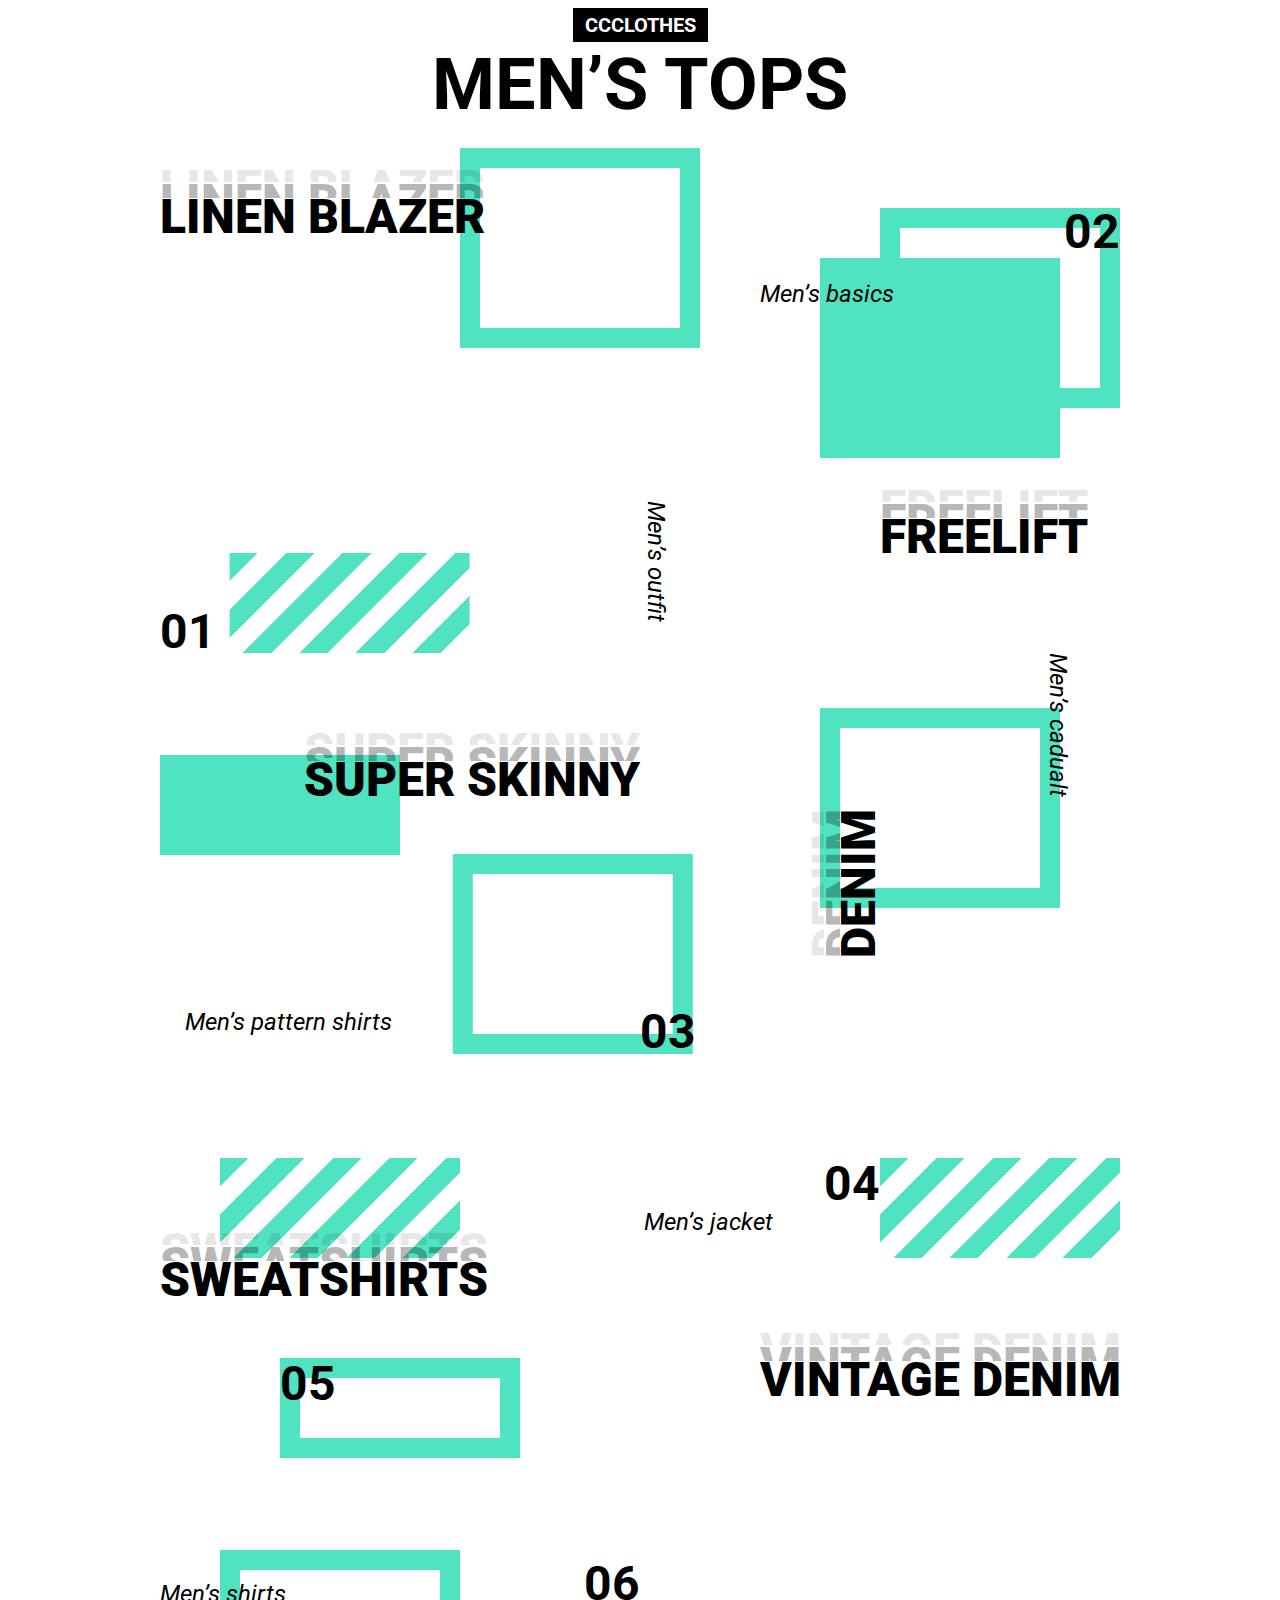
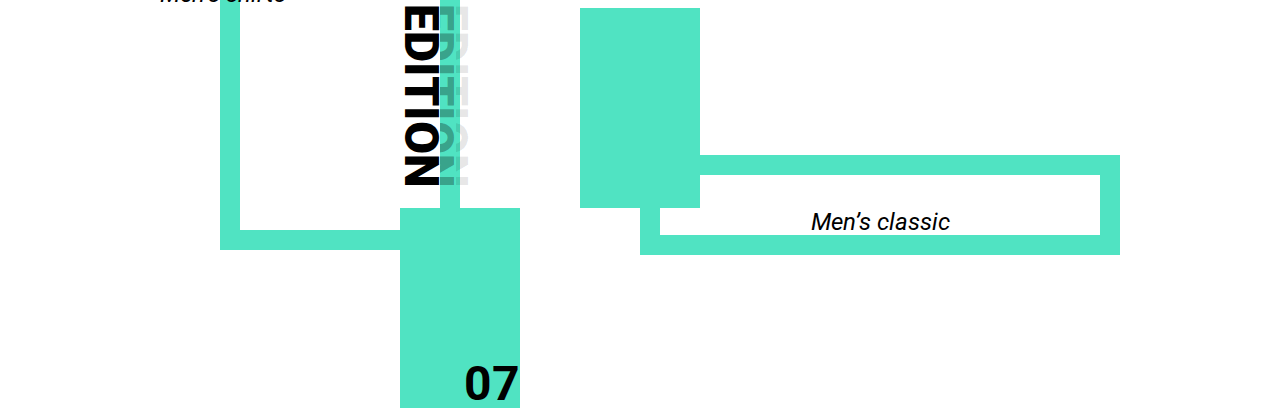
<file: index.html>
<!DOCTYPE html>
<html lang="en">
<head>
  <meta charset="UTF-8">
  <meta name="viewport" content="width=device-width, initial-scale=1.0">
  <meta http-equiv="X-UA-Compatible" content="ie=edge">
  <link rel="stylesheet" href="css/style.css">
  <title>Product Gallery</title>
</head>
<body>
  <div class="gridContainer">
    <div class="header">
      <h4>CCCLOTHES</h4>
      <h1>MEN’S TOPS</h1>
    </div>
    <a class="griditem item01" href="page.html">
      <div class="txt">LINEN BLAZER</div>
      <div class="border"></div>
      <div class="img"></div>
      <div class="num">01</div>
      <div class="lineBg"></div>
      <div class="smallTxt">Men’s outfit</div>
    </a>
    <a class="griditem item02" href="page.html">
      <div class="txt">FREELIFT</div>
      <div class="border"></div>
      <div class="img"></div>
      <div class="num">02</div>
      <div class="coverBg"></div>
      <div class="smallTxt">Men’s basics</div>
    </a>
    <a class="griditem item03" href="page.html">
      <div class="txt">SUPER SKINNY</div>
      <div class="border"></div>
      <div class="img"></div>
      <div class="num">03</div>
      <div class="coverBg"></div>
      <div class="smallTxt">Men’s pattern shirts</div>
    </a>
    <a class="griditem item04" href="page.html">
      <div class="txt">DENIM</div>
      <div class="border"></div>
      <div class="img"></div>
      <div class="num">04</div>
      <div class="lineBg"></div>
      <div class="smallTxt">Men’s cadualt</div>
    </a>
    <a class="griditem item05" href="page.html">
      <div class="txt">SWEATSHIRTS</div>
      <div class="border"></div>
      <div class="img"></div>
      <div class="num">05</div>
      <div class="lineBg"></div>
      <div class="smallTxt">Men’s jacket</div>
    </a>
    <a class="griditem item06" href="page.html">
      <div class="txt">VINTAGE DENIM</div>
      <div class="border"></div>
      <div class="img"></div>
      <div class="num">06</div>
      <div class="coverBg"></div>
      <div class="smallTxt">Men’s classic</div>
    </a>
    <a class="griditem item07" href="page.html">
      <div class="txt">EDITION</div>
      <div class="border"></div>
      <div class="img"></div>
      <div class="num">07</div>
      <div class="coverBg"></div>
      <div class="smallTxt">Men’s shirts</div>
    </a>
  </div>
</body>
</html>
</file>
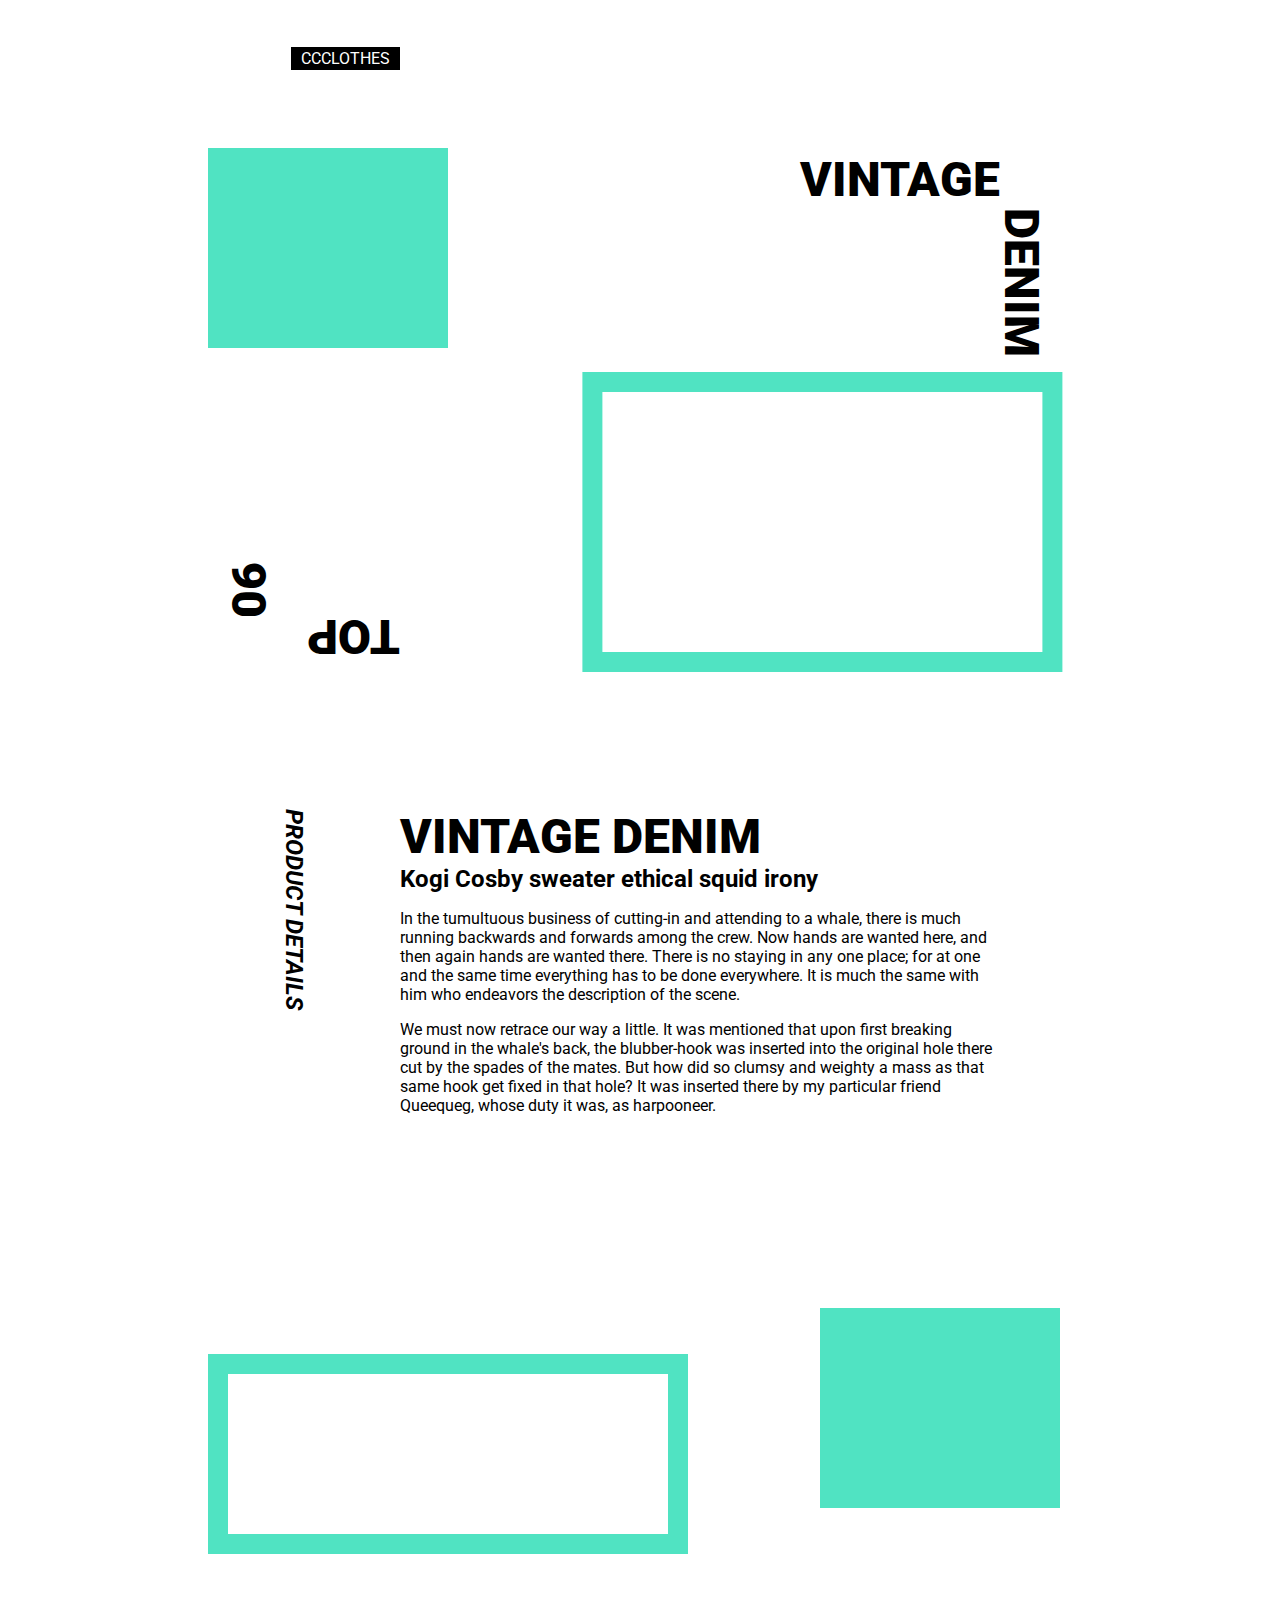
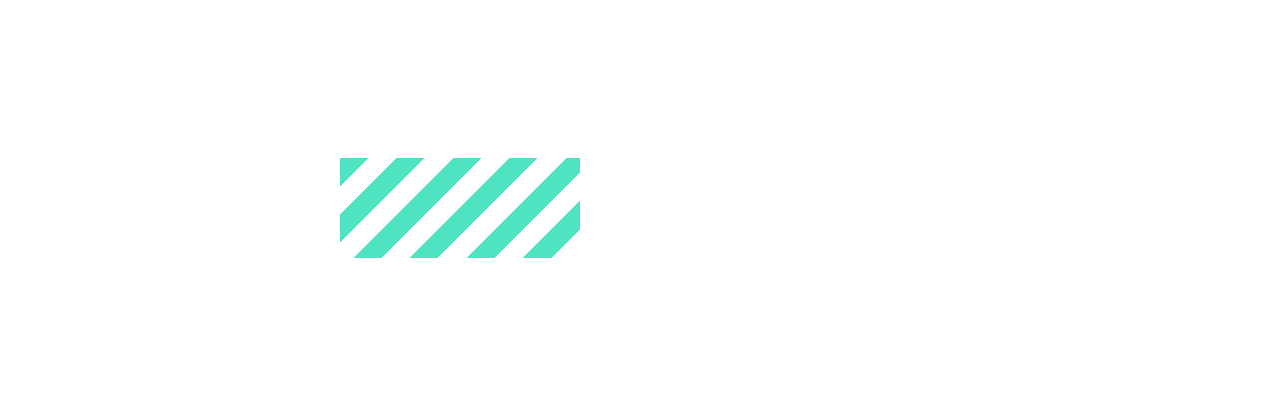
<file: page.html>
<!DOCTYPE html>
<html lang="en">
<head>
  <meta charset="UTF-8">
  <meta name="viewport" content="width=device-width, initial-scale=1.0">
  <meta http-equiv="X-UA-Compatible" content="ie=edge">
  <link rel="stylesheet" href="https://use.fontawesome.com/releases/v5.1.0/css/all.css" integrity="sha384-lKuwvrZot6UHsBSfcMvOkWwlCMgc0TaWr+30HWe3a4ltaBwTZhyTEggF5tJv8tbt" crossorigin="anonymous">
  <link rel="stylesheet" href="css/style.css">
  <title>Product Gallery</title>
</head>
<body>
  <div class="gridContainer">
    <a class="back" href="index.html">
      <i class="fas fa-arrow-left"></i>
      <span>CCCLOTHES</span>
    </a>
    <div class="pageHeader">
      <div class="coverBg"></div>
      <div class="border"></div>
      <div class="img"></div>
      <div class="txtTopRignt txt">VINTAGE</div>
      <div class="txtRight txt">DENIM</div>
      <div class="txtLeft txt">06</div>
      <div class="txtBottomLeft txt">TOP</div>
    </div>
    <div class="pageContent">
      <div class="leftTxt">PRODUCT DETAILS</div>
      <div class="innerTxt">
          <div class="mTitle txt">VINTAGE DENIM</div>
          <div class="subTitle">Kogi Cosby sweater ethical squid irony</div>
          <div class="content">
            <p>In the tumultuous business of cutting-in and attending to a whale, there is much running backwards and forwards among the crew. Now hands are wanted here, and then again hands are wanted there. There is no staying in any one place; for at one and the same time everything has to be done everywhere. It is much the same with him who endeavors the description of the scene.</p>
            <p>We must now retrace our way a little. It was mentioned that upon first breaking ground in the whale's back, the blubber-hook was inserted into the original hole there cut by the spades of the mates. But how did so clumsy and weighty a mass as that same hook get fixed in that hole? It was inserted there by my particular friend Queequeg, whose duty it was, as harpooneer.</p>
          </div>
      </div>
    </div>
    <div class="pageBottom">
      <div class="img1 img"></div>
      <div class="img2 img"></div>
      <div class="border"></div>
      <div class="coverBg"></div>
      <div class="lineBg"></div>
    </div>
  </div>
</body>
</html>
</file>
<file: css/style.css>
@import url('https://fonts.googleapis.com/css?family=Roboto:400,900');
body{
  font-family: 'Roboto', sans-serif;
}
a{
  color: #000;
  text-decoration: none;
}
.gridContainer, .griditem, .pageHeader, .pageContent, .pageBottom{
  display: grid;
}
.img{
  background-size: cover;
  background-position: center center;
}
.txt{
  font-size: 48px;
  position: relative;
  white-space: nowrap;
  font-weight: 900;
  
}
.txt::before{
  color: rgba(0,0,0,0.30);
  position: absolute;
  left: 0;
  width: 100%;
  overflow: hidden;
  height: 25px;
  display: block;
  top: -15px;
}
.txt::after{
  color: rgba(0,0,0,0.10);
  position: absolute;
  left: 0;
  width: 100%;
  overflow: hidden;
  height: 23px;
  display: block;
  top: -29px;
}
.border{
  border: 20px solid #50E3C2;
}
.num{
  font-size: 48px;
  color: #000000;
  line-height: 48px;
  font-weight: bold;
}
.lineBg{
  background-image: repeating-linear-gradient(135deg, #50E3C2, #50E3C2 20px, #0000 20px, #0000 40px);
}
.coverBg{
  background: #50E3C2;
}
.smallTxt{
  font-size: 24px;
  font-style: italic;
}
.gridContainer{
  max-width: 960px;
  margin: 0 auto;
  grid-template-columns: repeat(8, 1fr);
  grid-template-rows: repeat(20, 100px);
}
.header{
  grid-area: 1/3/2/7;
}
.header h4{
  margin: 0 auto;
  display: block;
  width: 115px;
  background: #000;
  color: #fff;
  padding: 5px 10px;
  font-size: 20px;
  text-align: center;
}
.header h1{
  font-size: 72px;
  color: #000000;
  text-align: center;
  margin: 0;
}
.item01{
  grid-area: 2 / 1 / span 6 / span 6;
  grid: repeat(5,100px)/repeat(6,1fr);
}
.item01 .txt::before{
  content:"LINEN BLAZER";
}
.item01 .txt{
  grid-area: 2/1/2/4;
  z-index: 1;
  top: -20px;
}
.item01 .txt::after{
  content:"LINEN BLAZER";
}
.item01 .border{
  grid-area:1 / 3 / 3 / 5;
  transform: translate(25%, 20%);
  z-index: -1;
}
.item01 .img{
  grid-area:2 / 1 / 6 / 5;
  background-image: url(https://images.unsplash.com/photo-1513827379601-9dba5099a3f9?ixlib=rb-0.3.5&ixid=eyJhcHBfaWQiOjEyMDd9&s=1acdd78f34ee75aad); 
}
.item01 .num{
  grid-area: 7 / 1 / 6 / 1;
}
.item01 .lineBg{
  grid-area: 6/2/7/4;
  transform: translate(-21%, -55%);
}
.item01 .smallTxt{
  grid-area: 4/4/5/6;
  transform: rotate(-270deg) translate(68%, 20%);
}
.item02{
  grid-area: 3 / 6 / 7 / 9;
  grid: repeat(4,100px)/repeat(3,1fr);
}
.item02 .txt::before{
  content:"FREELIFT";
}
.item02 .txt{
  grid-area: 4/2/5/4;
}
.item02 .txt::after{
  content:"FREELIFT";
}
.item02 .border{
  grid-area: 1 / 2 / 3 / 4;
}
.item02 .img{
  grid-area:2 / 1 / 4 / 3;
  background-image: url(https://images.unsplash.com/photo-1514632542677-48fae74a01b2?ixlib=rb-0.3.5&w=960); 
}
.item02 .num{
  grid-area: 1/3/2/4;
  text-align: right;
}
.item02 .coverBg{
  grid-area: 2 / 1 / 4 / 3;
  transform: translate(25%,-25%);
  z-index: -2;
}
.item02 .smallTxt{
  grid-area: 1/1/2/3;
  align-self: flex-end;
}
.item03{
  grid-area: 8/1/12/6;
  grid: repeat(4,100px)/repeat(5,1fr);
}
.item03 .txt::before{
  content:"SUPER SKINNY";
}
.item03 .txt{
  grid-area: 1/2/2/5;
  align-self: flex-end;
  text-align: right;
}
.item03 .txt::after{
  content:"SUPER SKINNY";
}
.item03 .border{
  grid-area: 3/3/5/5;
  transform: translate(22%,-27%);
  z-index: -1;
}
.item03 .img{
  grid-area:2 / 1 / 4 / 5;
  background-image: url(https://images.unsplash.com/photo-1496345875659-11f7dd282d1d?ixlib=rb-0.3.5&w=960);
}
.item03 .coverBg{
  background: #50E3C2;
  grid-area: 1/1/2/3;
  transform: translate(0,47%);
  z-index: -1;
}
.item03 .num{
  grid-area: 4;
}
.item03 .smallTxt{
  grid-area: 4/1/5/3;
  padding-left: 25px;
}
.item04{
  grid-area: 7 / 6 / 14 / 9;
  grid: repeat(7,100px)/repeat(3,1fr);
}
.item04 .txt::before{
  content:"DENIM";
}
.item04 .txt{
  grid-area: 3/1/3/3;
  z-index: 1;
  top: -20px;
  transform: rotate(-90deg);
}
.item04 .txt::after{
  content:"DENIM";
}
.item04 .border{
  grid-area: 2 / 1 / 4 / 3;
  transform: translate(25%, 0);
  z-index: -1;
}
.item04 .img{
  grid-area: 3 / 2 / 7 / 5;
  background-image: url(https://images.unsplash.com/photo-1484516758160-69878111a911?ixlib=rb-0.3.5&w=960);
}
.item04 .num{
  grid-area: 6 / 1 / 7 / 1;
  text-align: right;
  align-self: flex-end;
}
.item04 .lineBg{
  grid-area: 6/2/7/4;
  transform: translate(0,50%);
}
.item04 .smallTxt{
  grid-area: 1/2/2/4;
  transform: rotate(-270deg) translate(48%, -22%);
}
.item05{
  grid-area: 12 / 1 / 16 / 6;
  grid: repeat(4,100px)/repeat(5,1fr);
}
.item05 .txt::before{
  content:"SWEATSHIRTS";
}
.item05 .txt{
  grid-area: 2/1/3/4;
  align-self: flex-end;
  z-index: 1;
}
.item05 .txt::after{
  content:"SWEATSHIRTS";
}
.item05 .border{
  grid-area: 3/2/4/4;
  transform: translate(0,50%);
  z-index: -1;
}
.item05 .img{
  grid-area: 2/3/4/5;
  transform: scale(-1, 1);
  background-image: url('https://images.unsplash.com/photo-1525448198276-222de3961638?ixlib=rb-0.3.5&ixid=eyJhcHBfaWQiOjEyMDd9&s=43fb25556cdbd191e520c7f28739e40d&auto=format&fit=crop&w=2550&q=80');
}
.item05 .num{
  grid-area: 3/2/4/4;
  align-self: flex-end;
}
.item05 .lineBg{
  grid-area: 1/1/2/3;
  transform: translate(25%,50%);
}
.item05 .smallTxt{
  grid-area: 2/4/3/6;
  text-align: right;
  position: relative;
  left: 13px;
}
.item06{
  grid-area:14 / 4 / 20 / 9;
  grid: repeat(5,100px)/repeat(5,1fr);
}
.item06 .txt::before{
  content:"VINTAGE DENIM";
}
.item06 .txt{
  grid-area: 1/3/2/6;
  align-self: flex-end;
}
.item06 .txt::after{
  content:"VINTAGE DENIM";
}
.item06 .border{
  grid-area: 6/2/7/6;
  transform: translate(0,-53%);
  z-index: -1;
}
.item06 .img{
  grid-area: 2/2/6/6;
  background-image: url('https://images.unsplash.com/photo-1519406709381-c1f293304b28?ixlib=rb-0.3.5&ixid=eyJhcHBfaWQiOjEyMDd9&s=98c497a29f229085d9574ee8b6eeef8c&auto=format&fit=crop&w=1534&q=80');
}
.item06 .num{
  grid-area: 3/1/4;
  text-align: right;
  align-self: flex-end;
}
.item06 .coverBg{
  grid-area: 4/1/6;
  transform: translate(50%);
  z-index: -1;
}
.item06 .smallTxt{
  grid-area: 6/2/7/6;
  text-align: center;
}
.item07{
  grid-area: 16/1/21/4;
  grid: repeat(5,100px)/repeat(3,1fr);
}
.item07 .txt::before{
  content:"EDITION";
}
.item07 .txt{grid-area: 2/2/3/4;transform: rotate(-270deg);text-align: right;position: relative;top: 10px;}
.item07 .txt::after{
  content:"EDITION";
}
.item07 .border{grid-area: 1/1/4/3;transform: translate(25%,14%);z-index: -1;}
.item07 .img{
  grid-area: 2/1/6/3;
  background-image: url(https://images.unsplash.com/photo-1516914943479-89db7d9ae7f2?ixlib=rb-0.3.5&w=960);
}
.item07 .num{
  grid-area: 5/3;
  text-align: right;
  align-self: flex-end;
  z-index: 1;
}
.item07 .coverBg{
  grid-area: 4/3/6/4;
}
.item07 .smallTxt{
  grid-area: 1/1/2/3;
  align-self: flex-end;
}
.pageGridContainer{
  max-width: 960px;
  margin: 0 auto;
  grid-template-columns: repeat(8, 1fr);
  grid-template-rows: repeat(20, 100px);
}
.back{
  grid-area: 1/1/2/3;
  text-align: right;
  align-self: center;
}
.back i{
  margin-right: 5px;
}
.back span{
  background: #000;
  color: #fff;
  padding: 2px 10px;
}
.pageHeader{
  grid-area:2/1/7/9;
  grid:repeat(6, 100px)/repeat(8, 1fr);
}
.pageHeader .img{
  grid-area:2/2/6/8;
  background-image: url(https://images.unsplash.com/photo-1519406709381-c1f293304b28?ixlib=rb-0.3.5&ixid=eyJhcHBfaWQiOjEyMDd9&s=98c497a29f229085d9574ee8b6eeef8c&auto=format&fit=crop&w=634&q=80);
}
.pageHeader .coverBg{
  grid-area: 1/1/3/3;
  transform: translate(20%,20%);
  z-index: -1;
}
.pageHeader .border{
  grid-area: 4/5/7/9;
  transform: translate(-12%,-12%);
  z-index: -1;
}
.pageHeader .txtTopRignt{
  grid-area: 1/6/2/8;
  text-align: right;
  align-self: flex-end;
}
.pageHeader .txtRight{
  grid-area: 3/7/4/9;
  transform: rotate(-270deg);
  position: relative;
  top: -30px;
}
.pageHeader .txtLeft{
  grid-area: 5/1/6/2;
  transform: rotate(-90deg);
  position: relative;
  left: 51px;
}
.pageHeader .txtBottomLeft{
  grid-area: 6/2/7/3;
  transform: rotate(-180deg);
  align-self: flex-start;
}
.pageContent{
  grid-area:8/1/13/9;
  grid:repeat(5, 100px)/repeat(8, 1fr);
}
.pageContent .leftTxt{
  grid-area: 3/1/3/3;
  transform: rotate(-270deg);
  font-size: 24px;
  font-weight: bold;
  font-style: italic;
  position: relative;
  top: -29px;
  left: -22px;
}
.pageContent .innerTxt{
  grid-area: 2/3/6/8;
}
.innerTxt .subTitle{
  font-size: 24px;
  font-weight: bold;
}
.pageBottom{
  grid-area:13/1/21/9;
  grid:repeat(7, 100px)/repeat(8, 1fr);
}
.pageBottom .img1{
  z-index: 1;
  grid-area:1/2/4/5;
  background-image: url(https://images.unsplash.com/photo-1519406686401-e9ef2420c15b?ixlib=rb-0.3.5&w=960);
}
.pageBottom .img2{
  grid-area:3/4/7/8;
  background-image: url(https://images.unsplash.com/photo-1519406728390-b536d7be138f?ixlib=rb-0.3.5&w=960)
}
.pageBottom .border{
  grid-area: 2/1/4/5;
  transform: translate(10%,23%);
  z-index: -2;
}
.pageBottom .coverBg{
  grid-area: 2/7/4/9;
  z-index: -1;
  transform: translate(-25%,0);
}
.pageBottom .lineBg{
  grid-area: 6/3/7/5;
  transform: translate(-25%,50%);
}
</file>
